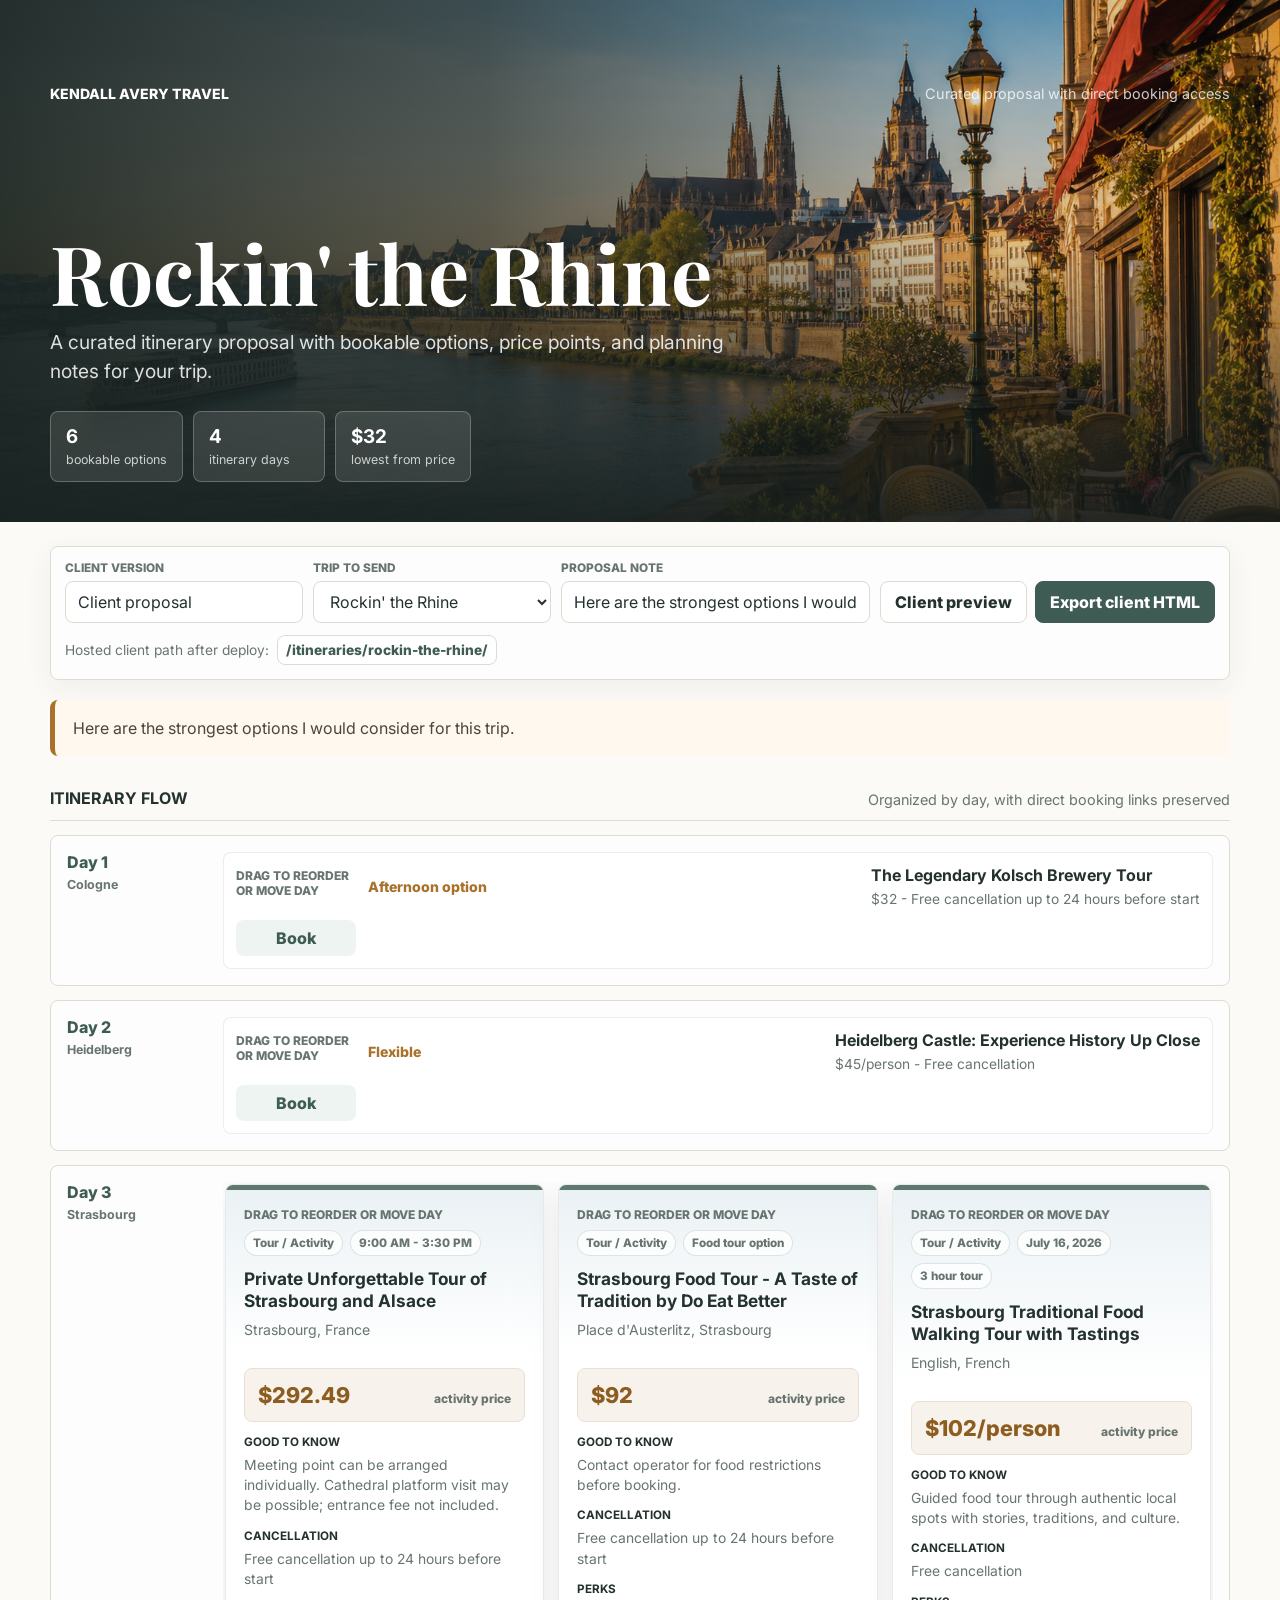
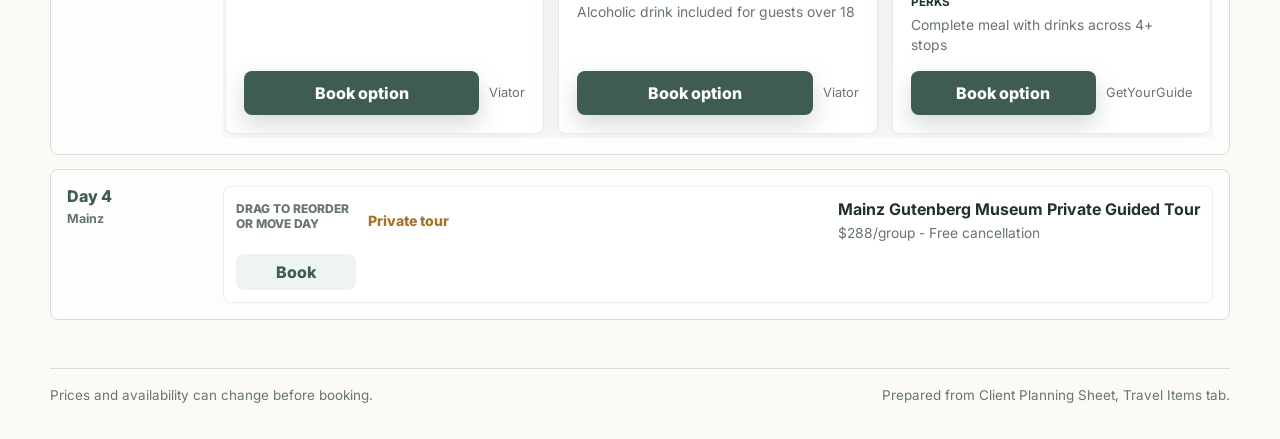
<file: itineraries/index.html>
<!doctype html>
<html lang="en">
<head>
  <meta charset="utf-8">
  <meta name="viewport" content="width=device-width, initial-scale=1">
  <title>Client Itinerary Proposal</title>
  <link rel="preconnect" href="https://fonts.googleapis.com">
  <link rel="preconnect" href="https://fonts.gstatic.com" crossorigin>
  <link href="https://fonts.googleapis.com/css2?family=Inter:wght@400;500;600;700;800&family=Playfair+Display:wght@600;700&display=swap" rel="stylesheet">
  <style>
    :root {
      --ink: #23312f;
      --muted: #68756f;
      --paper: #fbfaf7;
      --panel: #ffffff;
      --line: #dedbd2;
      --sage: #5f796f;
      --sage-dark: #3e5c54;
      --river: #dce8ed;
      --clay: #f3e5dd;
      --gold: #a8722b;
      --shadow: 0 16px 44px rgba(43, 53, 50, 0.12);
    }

    * { box-sizing: border-box; }

    body {
      margin: 0;
      font-family: Inter, system-ui, -apple-system, BlinkMacSystemFont, "Segoe UI", sans-serif;
      color: var(--ink);
      background: var(--paper);
    }

    a { color: inherit; }

    button,
    input,
    select,
    textarea {
      font: inherit;
    }

    .hero {
      min-height: 58vh;
      display: grid;
      align-items: end;
      position: relative;
      isolation: isolate;
      overflow: hidden;
      background: #23312f;
    }

    .hero::before {
      content: "";
      position: absolute;
      inset: 0;
      background:
        linear-gradient(90deg, rgba(24, 35, 33, 0.92) 0%, rgba(24, 35, 33, 0.7) 38%, rgba(24, 35, 33, 0.12) 78%),
        linear-gradient(0deg, rgba(20, 26, 25, 0.88) 0%, rgba(20, 26, 25, 0.04) 52%),
        url("/itineraries/hero-travel.png") center / cover no-repeat;
      z-index: -1;
    }

    .hero-inner,
    .workspace,
    .site-footer {
      width: min(1180px, calc(100% - 32px));
      margin: 0 auto;
    }

    .hero-inner {
      padding: 32px 0 40px;
      color: white;
    }

    .brand {
      display: flex;
      justify-content: space-between;
      align-items: center;
      gap: 20px;
      margin-bottom: clamp(70px, 13vw, 132px);
    }

    .brand-name {
      font-weight: 800;
      font-size: 0.88rem;
      text-transform: uppercase;
    }

    .advisor-note {
      color: rgba(255,255,255,0.78);
      font-size: 0.9rem;
      text-align: right;
    }

    h1 {
      max-width: 780px;
      margin: 0 0 16px;
      font-family: "Playfair Display", Georgia, serif;
      font-size: clamp(2.6rem, 6.4vw, 5.8rem);
      line-height: 0.95;
    }

    .subtitle {
      max-width: 680px;
      margin: 0 0 24px;
      color: rgba(255,255,255,0.85);
      font-size: clamp(1rem, 1.5vw, 1.2rem);
      line-height: 1.55;
    }

    .hero-stats {
      display: flex;
      flex-wrap: wrap;
      gap: 10px;
    }

    .stat {
      min-width: 132px;
      border: 1px solid rgba(255,255,255,0.24);
      background: rgba(255,255,255,0.11);
      backdrop-filter: blur(12px);
      padding: 13px 15px;
      border-radius: 8px;
    }

    .stat strong {
      display: block;
      font-size: 1.18rem;
    }

    .stat span {
      color: rgba(255,255,255,0.76);
      font-size: 0.78rem;
    }

    .workspace {
      padding: 24px 0 48px;
    }

    .advisor-panel {
      display: grid;
      grid-template-columns: 1fr 1fr 1.3fr auto;
      gap: 10px;
      align-items: end;
      margin-bottom: 20px;
      padding: 14px;
      border: 1px solid var(--line);
      border-radius: 8px;
      background: rgba(255,255,255,0.74);
      box-shadow: 0 8px 28px rgba(44,54,51,0.06);
    }

    .share-link {
      grid-column: 1 / -1;
      display: flex;
      flex-wrap: wrap;
      gap: 8px;
      align-items: center;
      padding-top: 2px;
      color: var(--muted);
      font-size: 0.86rem;
    }

    .share-link code {
      padding: 6px 8px;
      border: 1px solid var(--line);
      border-radius: 8px;
      background: white;
      color: var(--sage-dark);
      font-family: Inter, system-ui, sans-serif;
      font-weight: 800;
    }

    .field {
      display: grid;
      gap: 6px;
    }

    .field span {
      color: var(--muted);
      font-size: 0.74rem;
      font-weight: 800;
      text-transform: uppercase;
    }

    .control {
      width: 100%;
      min-height: 42px;
      border: 1px solid var(--line);
      border-radius: 8px;
      background: white;
      color: var(--ink);
      padding: 0 12px;
    }

    .actions {
      display: flex;
      flex-wrap: wrap;
      gap: 8px;
      justify-content: flex-end;
    }

    .btn {
      min-height: 42px;
      border: 1px solid var(--sage-dark);
      border-radius: 8px;
      padding: 0 14px;
      background: var(--sage-dark);
      color: white;
      cursor: pointer;
      font-weight: 800;
    }

    .btn.secondary {
      border-color: var(--line);
      background: white;
      color: var(--ink);
    }

    .preview-exit {
      display: none;
      position: fixed;
      right: 18px;
      bottom: 18px;
      z-index: 20;
      min-height: 44px;
      border: 1px solid var(--sage-dark);
      border-radius: 8px;
      padding: 0 16px;
      background: var(--sage-dark);
      color: white;
      box-shadow: var(--shadow);
      cursor: pointer;
      font-weight: 800;
    }

    .proposal-note {
      margin: 0 0 24px;
      padding: 16px 18px;
      border-left: 5px solid var(--gold);
      background: #fff8ef;
      border-radius: 8px;
      color: #4d443a;
      line-height: 1.5;
    }

    [contenteditable="true"] {
      outline: 2px dashed transparent;
      outline-offset: 4px;
    }

    [contenteditable="true"]:focus {
      outline-color: rgba(168,114,43,0.45);
      background: rgba(255,255,255,0.1);
    }

    .section-head {
      display: flex;
      justify-content: space-between;
      align-items: end;
      gap: 16px;
      margin: 32px 0 14px;
      border-bottom: 1px solid var(--line);
      padding-bottom: 12px;
    }

    .section-head h2 {
      margin: 0;
      font-size: 1rem;
      text-transform: uppercase;
    }

    .section-head p {
      margin: 0;
      color: var(--muted);
      font-size: 0.9rem;
      text-align: right;
    }

    .stay-strip,
    .compare-strip {
      display: grid;
      grid-auto-flow: column;
      grid-auto-columns: minmax(315px, 390px);
      gap: 14px;
      overflow-x: auto;
      overscroll-behavior-inline: contain;
      padding: 2px 2px 14px;
      scroll-snap-type: inline proximity;
    }

    .compare-strip.compact {
      grid-auto-columns: minmax(285px, 330px);
    }

    .day-compare {
      grid-auto-columns: minmax(280px, 340px);
      padding-bottom: 4px;
    }

    .card {
      display: grid;
      grid-template-rows: auto 1fr auto;
      min-height: 355px;
      scroll-snap-align: start;
      background: var(--panel);
      border: 1px solid rgba(45,55,52,0.1);
      border-radius: 8px;
      box-shadow: 0 10px 30px rgba(44,54,51,0.08);
      overflow: hidden;
    }

    .card[draggable="true"],
    .itinerary-item[draggable="true"] {
      cursor: grab;
    }

    .card.dragging,
    .itinerary-item.dragging {
      opacity: 0.58;
    }

    .drag-handle {
      display: none;
      margin-bottom: 8px;
      color: var(--muted);
      font-size: 0.75rem;
      font-weight: 800;
      text-transform: uppercase;
    }

    body:not(.client-mode) .drag-handle {
      display: block;
    }

    .card.recommended .card-top {
      border-top-color: var(--gold);
      background: linear-gradient(180deg, rgba(243,229,221,0.88), rgba(255,255,255,0));
    }

    .card-top {
      padding: 17px 18px 13px;
      border-top: 5px solid var(--sage);
      background: linear-gradient(180deg, rgba(220,232,237,0.58), rgba(255,255,255,0));
    }

    .meta {
      display: flex;
      flex-wrap: wrap;
      gap: 7px;
      margin-bottom: 12px;
    }

    .pill {
      border: 1px solid rgba(36,49,46,0.13);
      border-radius: 999px;
      padding: 5px 8px;
      color: var(--muted);
      background: rgba(255,255,255,0.74);
      font-size: 0.73rem;
      font-weight: 800;
    }

    .card h3 {
      margin: 0;
      font-size: 1.08rem;
      line-height: 1.25;
    }

    .location {
      margin: 9px 0 0;
      color: var(--muted);
      font-size: 0.88rem;
      line-height: 1.35;
    }

    .card-body {
      display: grid;
      align-content: start;
      gap: 12px;
      padding: 16px 18px 0;
    }

    .price-row {
      display: flex;
      align-items: baseline;
      justify-content: space-between;
      gap: 12px;
      padding: 13px;
      border: 1px solid #eadfd2;
      border-radius: 8px;
      background: #f7f2ec;
    }

    .price {
      color: #8d5d20;
      font-size: 1.36rem;
      font-weight: 800;
      white-space: nowrap;
    }

    .price-label {
      color: var(--muted);
      font-size: 0.75rem;
      font-weight: 800;
      text-align: right;
    }

    .detail {
      display: grid;
      gap: 4px;
      color: var(--muted);
      font-size: 0.87rem;
      line-height: 1.45;
    }

    .detail strong {
      color: var(--ink);
      font-size: 0.73rem;
      text-transform: uppercase;
    }

    .card-actions {
      display: grid;
      grid-template-columns: 1fr auto;
      gap: 10px;
      align-items: center;
      padding: 16px 18px 18px;
    }

    .book {
      min-height: 44px;
      display: inline-flex;
      align-items: center;
      justify-content: center;
      border-radius: 8px;
      padding: 0 16px;
      background: var(--sage-dark);
      color: white;
      text-decoration: none;
      font-weight: 800;
      box-shadow: 0 10px 24px rgba(62,92,84,0.22);
    }

    .source {
      color: var(--muted);
      font-size: 0.8rem;
      text-align: right;
    }

    .timeline {
      display: grid;
      gap: 14px;
    }

    .day {
      display: grid;
      grid-template-columns: 140px 1fr;
      gap: 16px;
      padding: 16px;
      border: 1px solid var(--line);
      border-radius: 8px;
      background: rgba(255,255,255,0.72);
    }

    .day.drop-target {
      border-color: var(--sage-dark);
      background: rgba(220,232,237,0.55);
    }

    .day-date {
      color: var(--sage-dark);
      font-weight: 800;
    }

    .day-date span {
      display: block;
      margin-top: 5px;
      color: var(--muted);
      font-size: 0.78rem;
      font-weight: 700;
    }

    .day-items {
      display: grid;
      gap: 10px;
    }

    .itinerary-item {
      display: grid;
      grid-template-columns: minmax(90px, 120px) 1fr auto;
      gap: 12px;
      align-items: center;
      padding: 12px;
      border: 1px solid rgba(45,55,52,0.09);
      border-radius: 8px;
      background: white;
    }

    .item-time {
      color: var(--gold);
      font-weight: 800;
      font-size: 0.88rem;
    }

    .item-main strong {
      display: block;
      margin-bottom: 3px;
    }

    .item-main span {
      color: var(--muted);
      font-size: 0.86rem;
    }

    .mini-book {
      min-height: 36px;
      display: inline-flex;
      align-items: center;
      justify-content: center;
      border-radius: 8px;
      padding: 0 12px;
      background: #eef4f1;
      color: var(--sage-dark);
      text-decoration: none;
      font-weight: 800;
      white-space: nowrap;
    }

    .empty {
      display: none;
      padding: 34px;
      text-align: center;
      border: 1px dashed var(--line);
      border-radius: 8px;
      color: var(--muted);
      background: rgba(255,255,255,0.66);
    }

    .site-footer {
      display: flex;
      justify-content: space-between;
      gap: 20px;
      padding: 18px 0 36px;
      border-top: 1px solid var(--line);
      color: var(--muted);
      font-size: 0.84rem;
    }

    body.client-mode .advisor-panel,
    body.client-mode .advisor-only {
      display: none;
    }

    body.client-mode .preview-exit {
      display: block;
    }

    body.client-export .preview-exit,
    body.public-client .preview-exit {
      display: none;
    }

    @media print {
      .advisor-panel,
      .advisor-only {
        display: none !important;
      }

      .hero {
        min-height: 300px;
      }

      .stay-strip,
      .compare-strip {
        display: grid;
        grid-template-columns: repeat(2, 1fr);
        overflow: visible;
      }

      .card,
      .day {
        break-inside: avoid;
      }
    }

    @media (max-width: 820px) {
      .brand {
        align-items: flex-start;
        margin-bottom: 70px;
      }

      .advisor-note {
        max-width: 170px;
      }

      .advisor-panel,
      .day,
      .itinerary-item {
        grid-template-columns: 1fr;
      }

      .actions,
      .section-head,
      .site-footer {
        display: block;
      }

      .section-head p,
      .source {
        text-align: left;
      }
    }
  </style>
</head>
<body>
  <button class="preview-exit" id="exitPreviewBtn" type="button">Return to advisor edit</button>
  <header class="hero">
    <div class="hero-inner">
      <div class="brand">
        <div class="brand-name">Kendall Avery Travel</div>
        <div class="advisor-note">Curated proposal with direct booking access</div>
      </div>
      <h1 id="heroTitle" contenteditable="true">Rockin' the Rhine</h1>
      <p class="subtitle" id="heroSubtitle" contenteditable="true">A curated itinerary proposal with bookable options, price points, and planning notes for your trip.</p>
      <div class="hero-stats" aria-label="Itinerary summary">
        <div class="stat"><strong id="statOptions">0</strong><span>bookable options</span></div>
        <div class="stat"><strong id="statDays">0</strong><span>itinerary days</span></div>
        <div class="stat"><strong id="statLowest">$0</strong><span>lowest from price</span></div>
      </div>
    </div>
  </header>

  <main class="workspace">
    <section class="advisor-panel advisor-only" aria-label="Advisor editing controls">
      <label class="field">
        <span>Client version</span>
        <input class="control" id="clientName" type="text" value="Client proposal">
      </label>
      <label class="field">
        <span>Trip to send</span>
        <select class="control" id="tripSelect"></select>
      </label>
      <label class="field">
        <span>Proposal note</span>
        <input class="control" id="proposalInput" type="text" value="Here are the strongest options I would consider for this trip.">
      </label>
      <div class="actions">
        <button class="btn secondary" id="previewBtn" type="button">Client preview</button>
        <button class="btn" id="exportBtn" type="button">Export client HTML</button>
      </div>
      <div class="share-link">
        <span>Hosted client path after deploy:</span>
        <code id="clientPath">/itineraries/rockin-the-rhine/</code>
      </div>
    </section>

    <p class="proposal-note" id="proposalNote" contenteditable="true">Here are the strongest options I would consider for this trip.</p>

    <section id="staySection"></section>
    <section id="itinerarySection"></section>
    <div class="empty" id="emptyState">No options match this trip yet.</div>
  </main>

  <footer class="site-footer">
    <div>Prices and availability can change before booking.</div>
    <div>Prepared from Client Planning Sheet, Travel Items tab.</div>
  </footer>

  <script>
    const rows = [
      {
        trip: "Cappadocia", day: "Stay", dayLabel: "Hotel stay", category: "Hotel", source: "Fora", recommended: true,
        name: "Sultan Cave Suites Preferred Partner",
        url: "https://advisor.fora.travel/partners/hotels/49bbbba0-3b02-4f33-adf6-7687fa0c0547?currency=USD&check_in=2026-09-26&check_out=2026-09-28&adults=4&rooms=1&programRateKey=1076176&program=facf7e0e-94aa-4820-a00c-a383fd4dbd41&rateId=tablet__5233845015",
        location: "Upgrade at check-in when available, welcome drink, welcome treat, and fruit plate.",
        dates: "Sep 26 - Sep 28, 2026", time: "", price: "$1,450.38", priceLabel: "total incl. taxes and fees",
        travelers: "4 adults, 1 room", cancellation: "Non-refundable", perks: "Upgrade", details: "Nightly rate $647.50. Anticipated commission $90.41."
      },
      {
        trip: "Cappadocia", day: "Stay", dayLabel: "Hotel stay", category: "Hotel", source: "Fora",
        name: "Aza Cave Hotel Special Class Adults Only Preferred Partner",
        url: "https://advisor.fora.travel/partners/hotels/3b501925-be07-43db-92ce-7af0e54f8b34?currency=USD&rooms=1&check_in=2026-09-26&check_out=2026-09-28&adults=2&rateId=tablet__5508052178&programRateKey=1074626&program=facf7e0e-94aa-4820-a00c-a383fd4dbd41",
        location: "Nevsehir, Goreme, Turkey",
        dates: "Sep 26 - Sep 28, 2026", time: "", price: "$697.87", priceLabel: "total incl. taxes and fees",
        travelers: "2 adults, 1 room", cancellation: "Non-refundable", perks: "Upgrade", details: "Nightly rate $311.55. Anticipated commission $43.53."
      },
      {
        trip: "Suncadia Anniversary", day: "Stay", dayLabel: "Jun 19 - Jun 21", category: "Vacation Rental", source: "Expedia TAAP",
        name: "Luxury Penthouse Suite at Suncadia with Panoramic Views",
        url: "https://www.expediataap.com/Cle-Elum-Hotels-NEW-Luxury-Penthouse-Suite-At-Suncadia-Panoramic-Views.h126480005.Hotel-Information?chkin=2026-06-19&chkout=2026-06-21&x_pwa=1&rfrr=HSR&pwa_ts=1780250325295&referrerUrl=aHR0cHM6Ly93d3cuZXhwZWRpYXRhYXAuY29tL0hvdGVsLVNlYXJjaA%3D%3D&useRewards=false&rm1=a2&regionId=90134&destination=Cle%20Elum%2C%20Washington%2C%20United%20States%20of%20America&destType=MARKET&latLong=47.195679%2C-120.944702&sort=RECOMMENDED&top_dp=454&top_cur=USD&userIntent=&selectedRoomType=126480005&selectedRatePlan=000471e07b83ed874eb3a278a31ffc3d5330&searchId=2809a5b1-4771-425f-9d90-b1d8085f529b&pwaDialogNested=marketing-info-%3Arm%3A",
        location: "Cle Elum, WA",
        dates: "Jun 19 - Jun 21, 2026", time: "Check-in 4:00 PM, check-out 11:00 AM", price: "$1,273.43", priceLabel: "total incl. taxes and fees",
        travelers: "2 travelers", cancellation: "Partially refundable before Fri, Jun 5", perks: "", details: "Nightly rate $454. Pay at property."
      },
      {
        trip: "Suncadia Anniversary", day: "Stay", dayLabel: "Jun 19 - Jun 21", category: "Vacation Rental", source: "Expedia TAAP", recommended: true,
        name: "Suncadia Getaway Cozy Stay with Mountain Views and Hot Tub Access",
        url: "https://www.expediataap.com/cle-elum-hotels-nature-view-retreat-in-suncadia-w-hot-tub-access.h127280147.hotel-information?startDate=2026-06-19&endDate=2026-06-21&chkin=2026-06-19&chkout=2026-06-21&searchId=1cdcdb3c-605c-4783-a95b-b23ca9e71573&pwaDialogNested=marketing-info-%3Ar1q%3A",
        location: "Downtown Roslyn, with shops, cafes, restaurants, and Swiftwater Cellars nearby.",
        dates: "Jun 19 - Jun 21, 2026", time: "Check-in 4:00 PM, check-out 11:00 AM", price: "$827.41", priceLabel: "total incl. taxes and fees",
        travelers: "Sleeps up to 4 guests", cancellation: "Fully refundable before Fri, Jun 5", perks: "Early check-in", details: "Private balcony, nature views, seasonal lodge pool access, and a guest portal security deposit or damage waiver step."
      },
      {
        trip: "Suncadia Anniversary", day: "Stay", dayLabel: "Jun 19 - Jun 21", category: "Vacation Rental", source: "Expedia TAAP",
        name: "One Bedroom Apartment in Cle Elum",
        url: "https://www.expediataap.com/Cle-Elum-Hotels-This-Apartment-Is-A-1-Bedroom.h127504481.Hotel-Information?chkin=2026-06-19&chkout=2026-06-21&x_pwa=1&rfrr=HSR&pwa_ts=1780250724788&referrerUrl=aHR0cHM6Ly93d3cuZXhwZWRpYXRhYXAuY29tL0hvdGVsLVNlYXJjaA%3D%3D&useRewards=false&rm1=a2&regionId=90134&destination=Cle%20Elum%2C%20Washington%2C%20United%20States%20of%20America&destType=MARKET&selected=1857788&latLong=47.195679%2C-120.944702&sort=RECOMMENDED&top_dp=351&top_cur=USD&userIntent=&selectedRoomType=127504481&selectedRatePlan=00047a0e546521a14652ad8b6ecb04363e03&searchId=24ada555-1171-4558-9697-cb16106e84e9&pwaDialogNested=marketing-info-%3Arh%3A",
        location: "Smart TV, fireplace, offices, and computer monitors.",
        dates: "Jun 19 - Jun 21, 2026", time: "Check-in 3:00 PM, check-out 11:00 AM", price: "$1,017.43", priceLabel: "total incl. taxes and fees",
        travelers: "2 travelers", cancellation: "Partially refundable before Fri, Jun 5", perks: "", details: "Nightly rate $351. Pay at property."
      },
      {
        trip: "Rockin' the Rhine", day: "Day 1", dayLabel: "Cologne", category: "Tour / Activity", source: "Viator", recommended: true,
        name: "The Legendary Kolsch Brewery Tour",
        url: "https://travelagents.viator.com/tours/Cologne/The-Legendary-Kolsch-Brewery-Tour/d923-224030P3?cruiseInfo=cr56011-i1-0-d923",
        location: "Heumarkt 47, 50667 Cologne, Germany",
        dates: "", time: "Afternoon option", price: "$32", priceLabel: "activity price",
        travelers: "", cancellation: "Free cancellation up to 24 hours before start", perks: "Kolsch tastings included", details: "Includes a Kolsch at three breweries visited on the tour."
      },
      {
        trip: "Rockin' the Rhine", day: "Day 2", dayLabel: "Heidelberg", category: "Tour / Activity", source: "GetYourGuide",
        name: "Heidelberg Castle: Experience History Up Close",
        url: "https://partner.getyourguide.com/en-us/booking/activity-details/987310",
        location: "English, German",
        dates: "June 5, 2026", time: "Flexible", price: "$45/person", priceLabel: "activity price",
        travelers: "", cancellation: "Free cancellation", perks: "Admission, cable car, and Pharmacy Museum included", details: "Guided castle experience with tickets included."
      },
      {
        trip: "Rockin' the Rhine", day: "Day 3", dayLabel: "Strasbourg", category: "Tour / Activity", source: "Viator",
        name: "Private Unforgettable Tour of Strasbourg and Alsace",
        url: "https://www.viator.com/tours/Strasbourg/Private-unforgettable-tour-of-Strasbourg-and-Alsace/d5502-277374P1?pid=P00058688&uid=U00804836&mcid=58086&currency=USD",
        location: "Strasbourg, France",
        dates: "", time: "9:00 AM - 3:30 PM", price: "$292.49", priceLabel: "activity price",
        travelers: "", cancellation: "Free cancellation up to 24 hours before start", perks: "", details: "Meeting point can be arranged individually. Cathedral platform visit may be possible; entrance fee not included."
      },
      {
        trip: "Rockin' the Rhine", day: "Day 3", dayLabel: "Strasbourg", category: "Tour / Activity", source: "Viator",
        name: "Strasbourg Food Tour - A Taste of Tradition by Do Eat Better",
        url: "https://travelagents.viator.com/tours/Strasbourg/Strasbourg-Traditional-Food-Tour/d5502-188552P10?cruiseInfo=cr56011-i4-0-d5502-g24-c4032",
        location: "Place d'Austerlitz, Strasbourg",
        dates: "", time: "Food tour option", price: "$92", priceLabel: "activity price",
        travelers: "", cancellation: "Free cancellation up to 24 hours before start", perks: "Alcoholic drink included for guests over 18", details: "Contact operator for food restrictions before booking."
      },
      {
        trip: "Rockin' the Rhine", day: "Day 3", dayLabel: "Strasbourg", category: "Tour / Activity", source: "GetYourGuide",
        name: "Strasbourg Traditional Food Walking Tour with Tastings",
        url: "https://partner.getyourguide.com/en-us/booking/activity-details/407521",
        location: "English, French",
        dates: "July 16, 2026", time: "3 hour tour", price: "$102/person", priceLabel: "activity price",
        travelers: "", cancellation: "Free cancellation", perks: "Complete meal with drinks across 4+ stops", details: "Guided food tour through authentic local spots with stories, traditions, and culture."
      },
      {
        trip: "Rockin' the Rhine", day: "Day 4", dayLabel: "Mainz", category: "Tour / Activity", source: "GetYourGuide",
        name: "Mainz Gutenberg Museum Private Guided Tour",
        url: "https://partner.getyourguide.com/en-us/booking/activity-details/624641",
        location: "Mainz, Germany",
        dates: "July 14, 2026", time: "Private tour", price: "$288/group", priceLabel: "activity price",
        travelers: "", cancellation: "Free cancellation", perks: "", details: "Private museum-focused guided tour."
      }
    ];

    rows.forEach((row, index) => {
      row.id = `item-${index}`;
      row.order = index;
    });

    const slugify = (value) => String(value || "")
      .toLowerCase()
      .replace(/&/g, "and")
      .replace(/[^a-z0-9]+/g, "-")
      .replace(/(^-|-$)/g, "");
    const tripFromPath = () => {
      const segments = window.location.pathname.split("/").filter(Boolean);
      const slug = segments.at(-1) === "itineraries" ? "" : segments.at(-1);
      return rows.find((row) => slugify(row.trip) === slug)?.trip || "";
    };
    const routedTrip = tripFromPath();
    const state = {
      trip: routedTrip || "Rockin' the Rhine",
      clientMode: Boolean(routedTrip),
      publicClient: Boolean(routedTrip),
      draggedId: null
    };
    const tripSelect = document.querySelector("#tripSelect");
    const proposalInput = document.querySelector("#proposalInput");
    const proposalNote = document.querySelector("#proposalNote");
    const staySection = document.querySelector("#staySection");
    const itinerarySection = document.querySelector("#itinerarySection");
    const emptyState = document.querySelector("#emptyState");
    const clientPath = document.querySelector("#clientPath");

    const moneyNumber = (value) => {
      const match = String(value || "").replace(/,/g, "").match(/\$?([0-9]+(?:\.[0-9]+)?)/);
      return match ? Number(match[1]) : Infinity;
    };

    const unique = (values) => [...new Set(values.filter(Boolean))].sort((a, b) => a.localeCompare(b));
    const dayRank = (day) => {
      const match = String(day || "").match(/(\d+)/);
      if (String(day || "").toLowerCase() === "stay") return -1;
      return match ? Number(match[1]) : 99;
    };
    const tripRows = () => rows.filter((row) => row.trip === state.trip).sort((a, b) => dayRank(a.day) - dayRank(b.day) || a.order - b.order);
    const bookableRows = () => tripRows().filter((row) => row.url);
    const stayRows = () => tripRows().filter((row) => ["Hotel", "Vacation Rental"].includes(row.category));
    const activityRows = () => tripRows().filter((row) => !["Hotel", "Vacation Rental"].includes(row.category));

    function setupControls() {
      tripSelect.innerHTML = unique(rows.map((row) => row.trip)).map((trip) => `<option value="${trip}">${trip}</option>`).join("");
      tripSelect.value = state.trip;
    }

    function detailBlock(label, value) {
      return value ? `<div class="detail"><strong>${label}</strong><span>${value}</span></div>` : "";
    }

    function card(row) {
      const meta = [row.recommended ? "Advisor pick" : "", row.category, row.dates, row.time].filter(Boolean);
      return `
        <article class="card draggable-item${row.recommended ? " recommended" : ""}" draggable="${!state.clientMode}" data-id="${row.id}">
          <div class="card-top">
            <div class="drag-handle">Drag to reorder or move day</div>
            <div class="meta">${meta.map((item) => `<span class="pill">${item}</span>`).join("")}</div>
            <h3 contenteditable="true" data-id="${row.id}" data-field="name">${row.name}</h3>
            <p class="location" contenteditable="true" data-id="${row.id}" data-field="location">${row.location || row.trip}</p>
          </div>
          <div class="card-body">
            <div class="price-row">
              <div class="price">${row.price || "Ask"}</div>
              <div class="price-label">${row.priceLabel || "current price"}</div>
            </div>
            ${detailBlock("Good to know", row.details)}
            ${detailBlock("Cancellation", row.cancellation)}
            ${detailBlock("Perks", row.perks)}
            ${detailBlock("Travelers", row.travelers)}
          </div>
          <div class="card-actions">
            <a class="book" href="${row.url}" target="_blank" rel="noopener noreferrer">Book option</a>
            <div class="source">${row.source}</div>
          </div>
        </article>
      `;
    }

    function renderStay(items) {
      if (!items.length) {
        staySection.innerHTML = "";
        return;
      }
      staySection.innerHTML = `
        <div class="section-head">
          <h2>Stay Options</h2>
          <p>Horizontal comparison for lodging or trip-wide items</p>
        </div>
        <div class="stay-strip">${items.map(card).join("")}</div>
      `;
    }

    function renderItinerary(items) {
      if (!items.length) {
        itinerarySection.innerHTML = "";
        return;
      }
      const groups = items.reduce((acc, item) => {
        acc[item.day] ||= [];
        acc[item.day].push(item);
        return acc;
      }, {});

      itinerarySection.innerHTML = `
        <div class="section-head">
          <h2>Itinerary Flow</h2>
          <p>Organized by day, with direct booking links preserved</p>
        </div>
        <div class="timeline">
          ${Object.entries(groups).map(([day, dayItems]) => `
            <article class="day" data-day="${day}" data-day-label="${dayItems[0].dayLabel || "Trip day"}">
              <div class="day-date" contenteditable="true" data-day-title="${day}">${day}<span>${dayItems[0].dayLabel || "Trip day"}</span></div>
              <div class="day-items">
                ${dayItems.length > 1 ? `
                  <div class="compare-strip compact day-compare" data-day="${day}">
                    ${dayItems.map(card).join("")}
                  </div>
                ` : dayItems.map((item) => `
                  <div class="itinerary-item draggable-item" draggable="${!state.clientMode}" data-id="${item.id}">
                    <div class="drag-handle">Drag to reorder or move day</div>
                    <div class="item-time">${item.time || item.dates || "Option"}</div>
                    <div class="item-main">
                      <strong contenteditable="true" data-id="${item.id}" data-field="name">${item.name}</strong>
                      <span>${item.price} - ${item.cancellation || item.source}</span>
                    </div>
                    <a class="mini-book" href="${item.url}" target="_blank" rel="noopener noreferrer">Book</a>
                  </div>
                `).join("")}
              </div>
            </article>
          `).join("")}
        </div>
      `;
    }

    function bestPrice(items) {
      const pricedItems = items.filter((item) => Number.isFinite(moneyNumber(item.price)));
      if (!pricedItems.length) return "Ask";
      const lowest = pricedItems.reduce((best, item) => moneyNumber(item.price) < moneyNumber(best.price) ? item : best);
      return lowest.price || "Ask";
    }

    function render() {
      const items = tripRows();
      const stays = stayRows();
      const activities = activityRows();
      document.body.classList.toggle("client-mode", state.clientMode);
      document.body.classList.toggle("public-client", state.publicClient);
      document.querySelector("#heroTitle").textContent = state.trip;
      document.querySelector("#statOptions").textContent = bookableRows().length;
      document.querySelector("#statDays").textContent = unique(activities.map((row) => row.day)).length || unique(stays.map((row) => row.day)).length;
      document.querySelector("#statLowest").textContent = bestPrice(items);
      if (clientPath) clientPath.textContent = `/itineraries/${slugify(state.trip)}/`;
      renderStay(stays);
      renderItinerary(activities.length ? activities : stays);
      emptyState.style.display = items.length ? "none" : "block";
    }

    function exportClientHtml() {
      const clone = document.documentElement.cloneNode(true);
      clone.querySelector("body").classList.add("client-mode");
      clone.querySelector("body").classList.add("client-export");
      clone.querySelector("#exitPreviewBtn")?.remove();
      clone.querySelectorAll('[contenteditable="true"]').forEach((element) => {
        element.removeAttribute("contenteditable");
      });
      clone.querySelectorAll('[draggable]').forEach((element) => {
        element.removeAttribute("draggable");
      });
      const html = "<!doctype html>\n" + clone.outerHTML;
      const client = document.querySelector("#clientName").value.trim() || state.trip;
      const safeName = client.toLowerCase().replace(/[^a-z0-9]+/g, "-").replace(/(^-|-$)/g, "") || "client-itinerary";
      const blob = new Blob([html], { type: "text/html" });
      const link = document.createElement("a");
      link.href = URL.createObjectURL(blob);
      link.download = `${safeName}-itinerary.html`;
      link.click();
      URL.revokeObjectURL(link.href);
    }

    tripSelect.addEventListener("change", (event) => {
      state.trip = event.target.value;
      state.publicClient = false;
      state.clientMode = false;
      render();
    });

    proposalInput.addEventListener("input", (event) => {
      proposalNote.textContent = event.target.value;
    });

    document.querySelector("#previewBtn").addEventListener("click", () => {
      state.clientMode = !state.clientMode;
      document.querySelector("#previewBtn").textContent = state.clientMode ? "Advisor edit" : "Client preview";
      render();
    });

    document.querySelector("#exitPreviewBtn").addEventListener("click", () => {
      state.clientMode = false;
      state.publicClient = false;
      document.body.classList.remove("client-mode");
      document.body.classList.remove("public-client");
      document.querySelector("#previewBtn").textContent = "Client preview";
      render();
    });

    document.addEventListener("input", (event) => {
      const editable = event.target.closest("[data-id][data-field]");
      if (!editable) return;
      const row = rows.find((item) => item.id === editable.dataset.id);
      if (row) row[editable.dataset.field] = editable.textContent.trim();
    });

    itinerarySection.addEventListener("dragstart", (event) => {
      const item = event.target.closest(".draggable-item");
      if (!item || state.clientMode) return;
      state.draggedId = item.dataset.id;
      item.classList.add("dragging");
      event.dataTransfer.effectAllowed = "move";
      event.dataTransfer.setData("text/plain", item.dataset.id);
    });

    itinerarySection.addEventListener("dragend", (event) => {
      event.target.closest(".draggable-item")?.classList.remove("dragging");
      document.querySelectorAll(".day.drop-target").forEach((day) => day.classList.remove("drop-target"));
      state.draggedId = null;
    });

    itinerarySection.addEventListener("dragover", (event) => {
      if (state.clientMode || !state.draggedId) return;
      const day = event.target.closest(".day");
      if (!day) return;
      event.preventDefault();
      day.classList.add("drop-target");
    });

    itinerarySection.addEventListener("dragleave", (event) => {
      const day = event.target.closest(".day");
      if (day && !day.contains(event.relatedTarget)) day.classList.remove("drop-target");
    });

    itinerarySection.addEventListener("drop", (event) => {
      if (state.clientMode || !state.draggedId) return;
      const day = event.target.closest(".day");
      if (!day) return;
      event.preventDefault();
      const targetItem = event.target.closest(".draggable-item");
      moveItem(state.draggedId, day.dataset.day, day.dataset.dayLabel, targetItem?.dataset.id);
      render();
    });

    let pointerDrag = null;

    itinerarySection.addEventListener("pointerdown", (event) => {
      const handle = event.target.closest(".drag-handle");
      const item = event.target.closest(".draggable-item");
      if (!handle || !item || state.clientMode) return;
      pointerDrag = { id: item.dataset.id };
      state.draggedId = item.dataset.id;
      item.classList.add("dragging");
      event.preventDefault();
    });

    itinerarySection.addEventListener("pointermove", (event) => {
      if (!pointerDrag || state.clientMode) return;
      document.querySelectorAll(".day.drop-target").forEach((day) => day.classList.remove("drop-target"));
      const target = document.elementFromPoint(event.clientX, event.clientY)?.closest(".day");
      target?.classList.add("drop-target");
    });

    window.addEventListener("pointerup", (event) => {
      if (!pointerDrag || state.clientMode) return;
      const targetElement = document.elementFromPoint(event.clientX, event.clientY);
      const targetDay = targetElement?.closest(".day");
      const targetItem = targetElement?.closest(".draggable-item");
      document.querySelectorAll(".dragging").forEach((item) => item.classList.remove("dragging"));
      document.querySelectorAll(".day.drop-target").forEach((day) => day.classList.remove("drop-target"));
      if (targetDay) {
        moveItem(pointerDrag.id, targetDay.dataset.day, targetDay.dataset.dayLabel, targetItem?.dataset.id);
        render();
      }
      pointerDrag = null;
      state.draggedId = null;
    });

    function moveItem(id, targetDay, targetDayLabel, beforeId) {
      const item = rows.find((row) => row.id === id);
      if (!item) return;
      item.day = targetDay;
      item.dayLabel = targetDayLabel || item.dayLabel;
      const siblings = rows
        .filter((row) => row.trip === item.trip && row.day === targetDay && row.id !== id)
        .sort((a, b) => a.order - b.order);
      const insertAt = beforeId ? Math.max(0, siblings.findIndex((row) => row.id === beforeId)) : siblings.length;
      siblings.splice(insertAt, 0, item);
      siblings.forEach((row, index) => {
        row.order = index;
      });
    }

    document.querySelector("#exportBtn").addEventListener("click", exportClientHtml);

    setupControls();
    render();
  </script>
</body>
</html>
</file>
